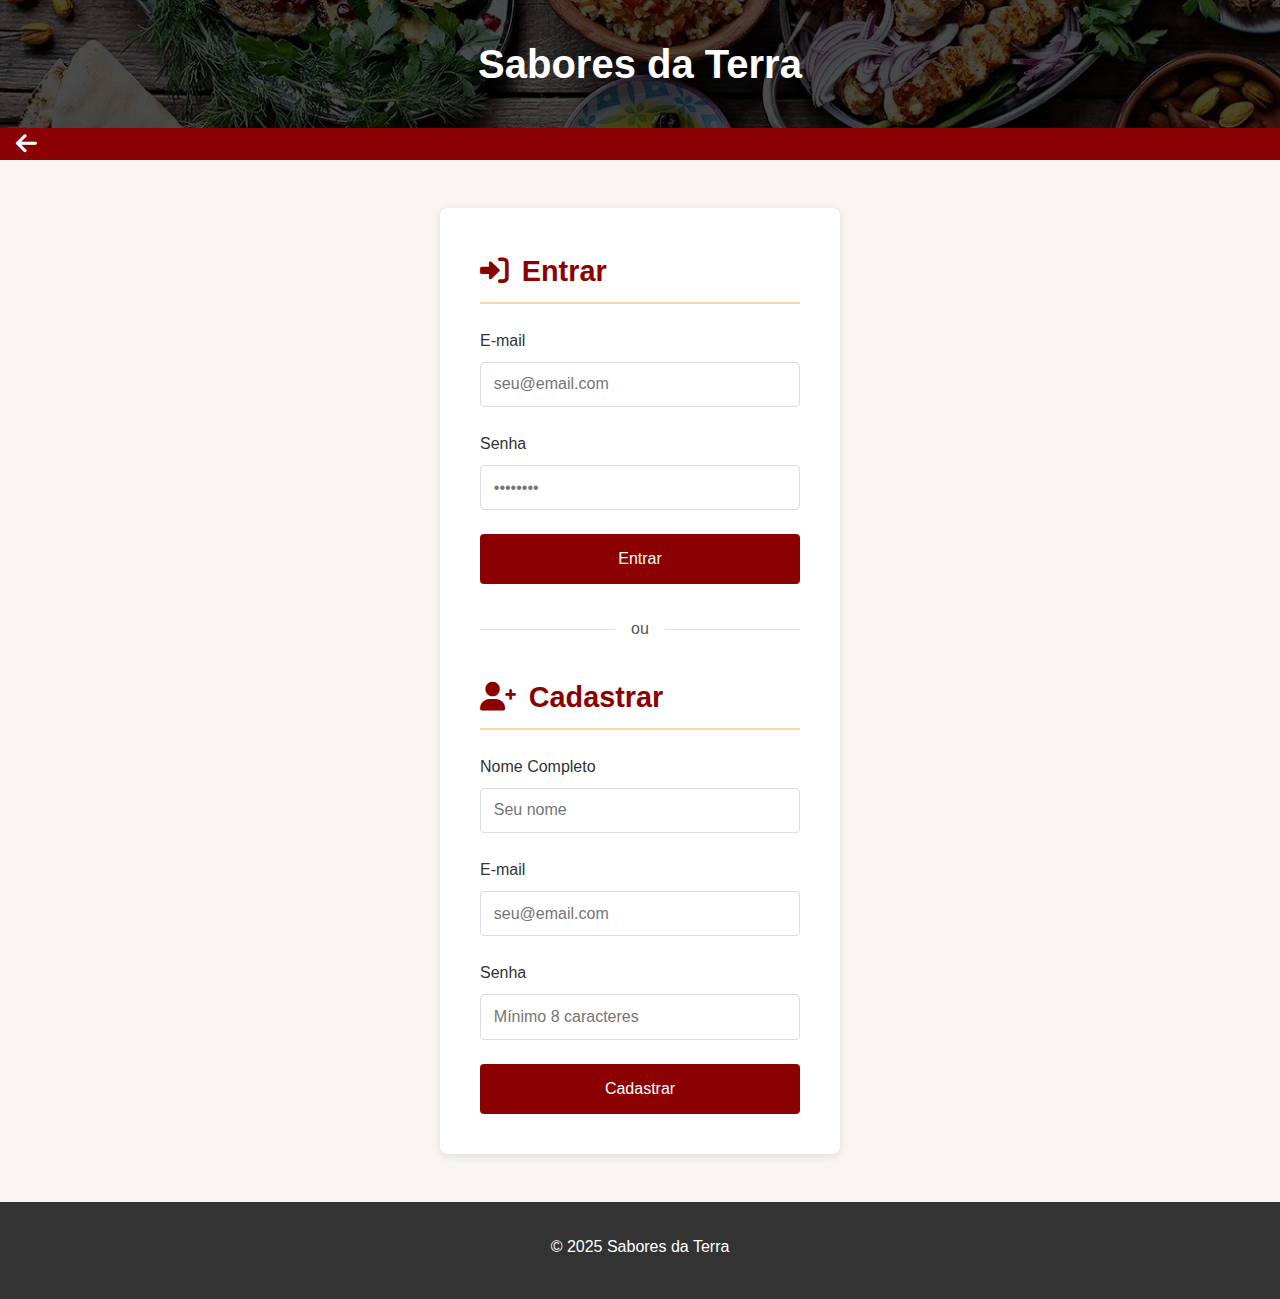
<file: formulário.html>
<!DOCTYPE html>
<html lang="pt-br">

<head>
    <meta charset="UTF-8">
    <meta name="viewport" content="width=device-width, initial-scale=1.0">
    <title>Login - Sabores do Oriente</title>
    <link rel="stylesheet" href="https://cdnjs.cloudflare.com/ajax/libs/font-awesome/6.0.0-beta3/css/all.min.css">
    <link rel="stylesheet" href="https://cdnjs.cloudflare.com/ajax/libs/font-awesome/6.0.0/css/all.min.css">
    <meta name="viewport" content="width=device-width, initial-scale=1.0, viewport-fit=cover">
    <link rel="stylesheet" href="formulário.css">
</head>

<body>
    <header>
        <h1>Sabores da Terra</h1>
    </header>

    <nav>
        <div class="back-icon">
            <a href="index.html">
                <i class="fas fa-arrow-left"></i>
            </a>
        </div>
    </nav>


    <div class="container">
        <div class="auth-options">
            <div class="auth-card">
                <h2><i class="fas fa-sign-in-alt"></i> Entrar</h2>
                <form>
                    <div class="form-group">
                        <label for="email">E-mail</label>
                        <input type="email" id="email" placeholder="seu@email.com" required>
                    </div>

                    <div class="form-group">
                        <label for="password">Senha</label>
                        <input type="password" id="password" placeholder="••••••••" required>
                    </div>


                    <button class="btn-auth" aria-label="Entrar">Entrar</button>

                </form>

                <div class="divider">
                    <span>ou</span>
                </div>

                <h2><i class="fas fa-user-plus"></i> Cadastrar</h2>
                <form>
                    <div class="form-group">
                        <label for="name">Nome Completo</label>
                        <input type="text" id="name" placeholder="Seu nome" required>
                    </div>

                    <div class="form-group">
                        <label for="new-email">E-mail</label>
                        <input type="email" id="new-email" placeholder="seu@email.com" required>
                    </div>

                    <div class="form-group">
                        <label for="new-password">Senha</label>
                        <input type="password" id="new-password" placeholder="Mínimo 8 caracteres" required>
                    </div>

                    <button type="submit" class="btn-auth">Cadastrar</button>
                </form>
            </div>
        </div>
    </div>
</body>

<footer>
    <p>&copy; 2025 Sabores da Terra</p>
    <p style="margin-top: 0.5rem;"></p>
</footer>

</html>
</file>
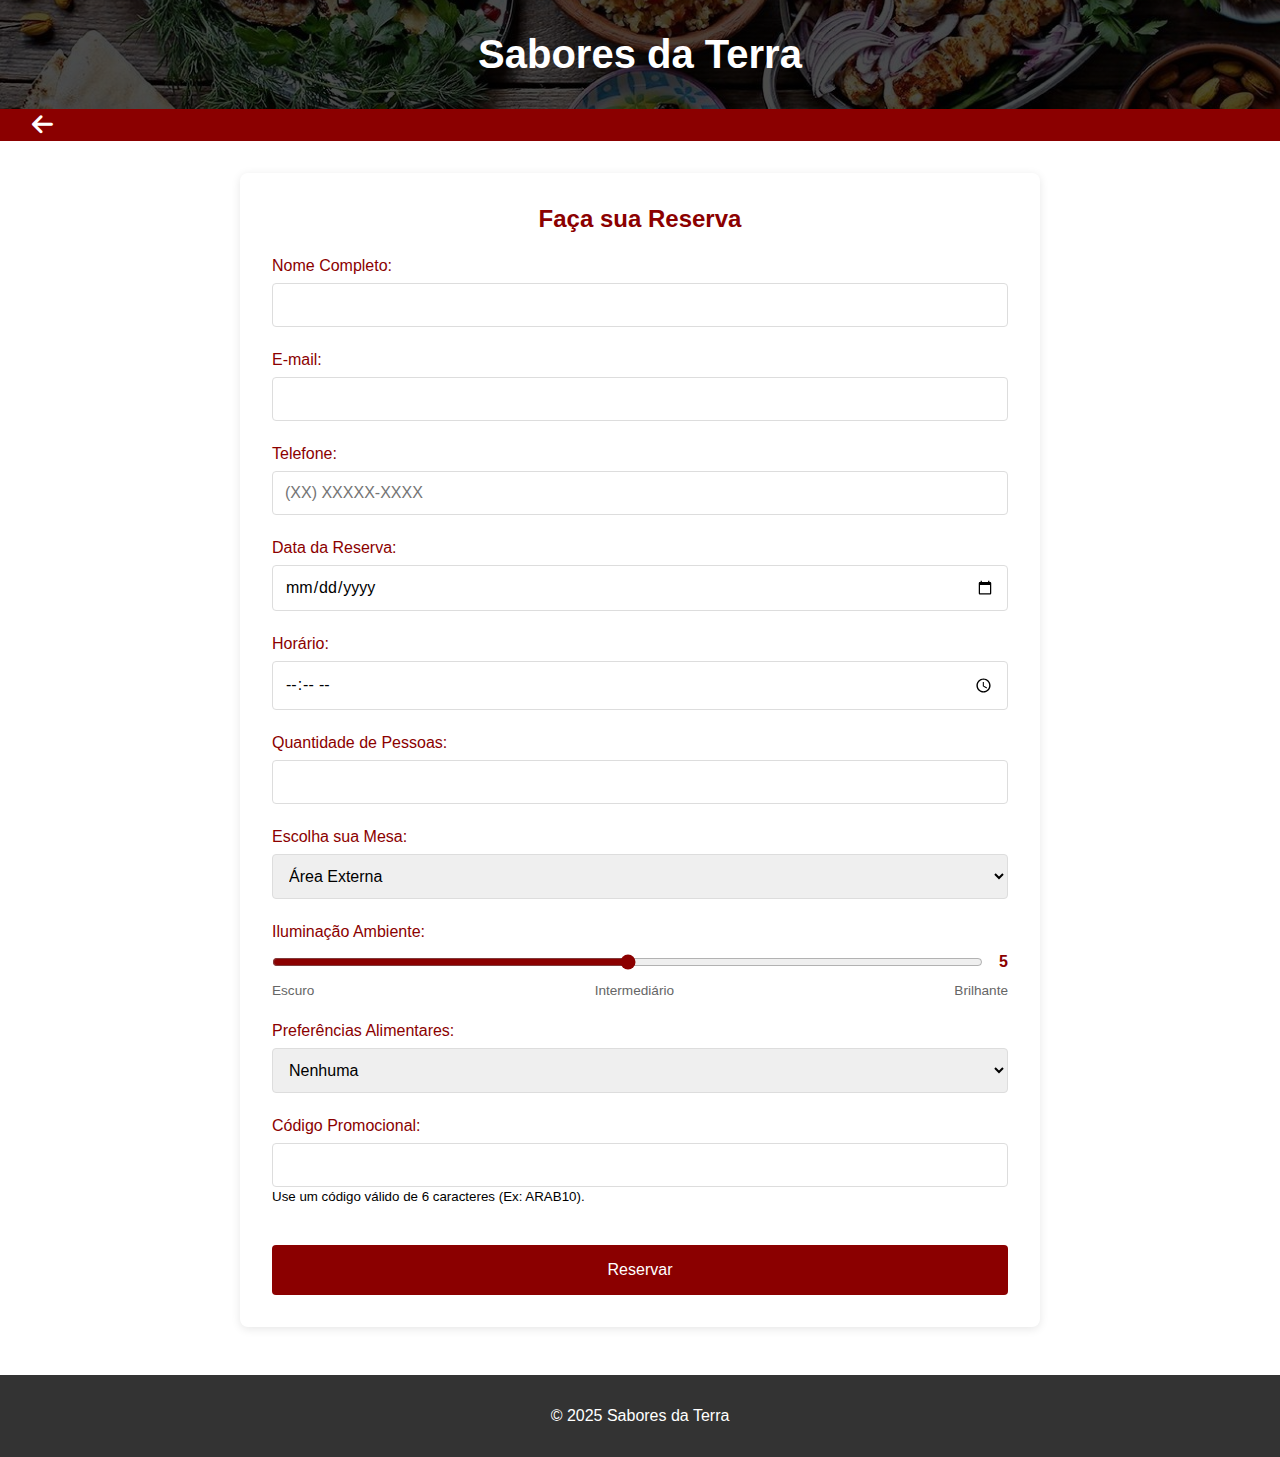
<file: reserva.html>
<!DOCTYPE html>
<html lang="pt-br">

<head>
    <meta charset="UTF-8">
    <meta name="viewport" content="width=device-width, initial-scale=1.0">
    <title>Reserva - Sabores do Oriente</title>
    <link rel="stylesheet" href="reserva.css">
    <link rel="stylesheet" href="reserva.js">
    <link rel="stylesheet" href="https://cdnjs.cloudflare.com/ajax/libs/font-awesome/6.0.0-beta3/css/all.min.css">
    <meta name="viewport" content="width=device-width, initial-scale=1.0, viewport-fit=cover">
</head>


<body>

    <header>
        <h1>Sabores da Terra</h1>
    </header>

    <nav>
        <div class="user-icon">
            <a href="index.html">
                <i class="fas fa-arrow-left"></i>
            </a>
        </div>
    </nav>


    <div class="form-reserva">
        <h2>Faça sua Reserva</h2>
        <form id="reserva-form">

            <div class="form-group">
                <label for="nome">Nome Completo:</label>
                <input type="text" id="nome" name="nome" required>
            </div>

            <div class="form-group">
                <label for="email">E-mail:</label>
                <input type="email" id="email" name="email" required>
            </div>

            <div class="form-group">
                <label for="telefone">Telefone:</label>
                <input type="tel" id="telefone" name="telefone" placeholder="(XX) XXXXX-XXXX" required>
            </div>

            <div class="form-group">
                <label for="data">Data da Reserva:</label>
                <input type="date" id="data" name="data" required>
            </div>

            <div class="form-group">
                <label for="horario">Horário:</label>
                <input type="time" id="horario" name="horario" required>
            </div>

            <div class="form-group">
                <label for="quantidade">Quantidade de Pessoas:</label>
                <input type="number" id="quantidade" name="quantidade" min="1" max="20" required>
            </div>

            <div class="form-group">
                <label for="mesa">Escolha sua Mesa:</label>
                <select id="mesa" name="mesa">
                    <option value="externa">Área Externa</option>
                    <option value="vip">Mesa VIP</option>
                    <option value="tradicional">Mesa Tradicional</option>
                </select>
            </div>


            <div class="form-group">
                <label for="preferencia">Iluminação Ambiente:</label>
                <div class="range-wrapper">
                    <input type="range" id="preferencia" name="preferencia" min="0" max="10" value="5">
                    <span id="range-value">5</span>
                </div>
                <div class="range-labels">
                    <span>Escuro</span>
                    <span>Intermediário</span>
                    <span>Brilhante</span>
                </div>
            </div>



            <div class="form-group">
                <label for="preferencias">Preferências Alimentares:</label>
                <select id="preferencias" name="preferencias">
                    <option value="nenhuma">Nenhuma</option>
                    <option value="vegetariana">Vegetariana</option>
                    <option value="vegana">Vegana</option>
                    <option value="sem-gluten">Sem Glúten</option>
                    <option value="sem-lactose">Sem Lactose</option>
                    <option value="halal">Halal</option>
                </select>
            </div>

            <div class="form-group">
                <label for="codigo">Código Promocional:</label>
                <input type="text" id="codigo" name="codigo">
                <small>Use um código válido de 6 caracteres (Ex: ARAB10).</small>
                <small class="error-message">Código inválido! Exemplo correto: ARAB10.</small>
            </div>

            <button class="btn-reservar" type="submit">Reservar</button>
        </form>
    </div>

    <footer>
        <p>&copy; 2025 Sabores da Terra</p>
    </footer>

    <script src="reserva.js"></script>
</body>

</html>
</file>
<file: formulário.css>
* {
    margin: 0;
    padding: 0;
    box-sizing: border-box;
    font-family: 'Segoe UI', Tahoma, Geneva, Verdana, sans-serif;
}

body {
    background-color: #f9f5f0;
    color: #333;
    line-height: 1.6;
}

header {
    background: linear-gradient(rgba(0, 0, 0, 0.7), rgba(0, 0, 0, 0.7)), url('img/header.jpg');
    background-size: cover;
    background-position: center;
    color: white;
    text-align: center;
    padding: 2rem 0;
}

header h1 {
    font-size: 2.5rem;
    font-family: 'Segoe UI', Tahoma, Geneva, Verdana, sans-serif;
    font-weight: 600;
    margin: 0;
}


header p {
    font-size: 1.2rem;
    max-width: 800px;
    margin: 0 auto;
}


:root {
    --vermelho-arabe: #8B0000;
}


nav {
    background-color: var(--vermelho-arabe);
    padding: 1rem;
    margin-top: 0;
    position: relative;
}


.user-icon {
    position: absolute;
    left: 2rem;
    top: 50%;
    transform: translateY(-50%);
}

.user-icon a {
    color: white;
    font-size: 1.5rem;
    transition: all 0.3s ease;
}

.user-icon a:hover {
    color: #f8d7a4;
    transform: scale(1.1);
}



.container {
    max-width: 1200px;
    margin: 2rem auto;
    padding: 0 2rem;
}



.auth-options {
    display: flex;
    justify-content: center;
    gap: 3rem;
    margin-top: 3rem;
}

.auth-card {
    background-color: white;
    padding: 2.5rem;
    border-radius: 8px;
    box-shadow: 0 2px 10px rgba(0, 0, 0, 0.1);
    width: 100%;
    max-width: 400px;
}

.auth-card h2 {
    color: #8B0000;
    margin-bottom: 1.5rem;
    padding-bottom: 0.5rem;
    border-bottom: 2px solid #f8d7a4;
    font-size: 1.8rem;
    font-weight: 600;
    display: flex;
    align-items: center;
    gap: 0.8rem;
}

.form-group {
    margin-bottom: 1.5rem;
}

.form-group label {
    display: block;
    margin-bottom: 0.5rem;
    font-weight: 500;
}

.form-group input {
    width: 100%;
    padding: 0.8rem;
    border: 1px solid #ddd;
    border-radius: 4px;
    font-size: 1rem;
    transition: border 0.3s ease;
}

.form-group input:focus {
    border-color: #8B0000;
    outline: none;
    box-shadow: 0 0 0 2px rgba(139, 0, 0, 0.1);
}

.btn-auth {
    width: 100%;
    padding: 1rem;
    background-color: #8B0000;
    color: white;
    border: none;
    border-radius: 4px;
    font-size: 1rem;
    cursor: pointer;
    margin-top: 1rem;
    transition: background-color 0.3s ease;
    display: flex;
    align-items: center;
    justify-content: center;
    gap: 0.5rem;
}

.btn-auth:hover {
    background-color: #6d0000;
}

.divider {
    display: flex;
    align-items: center;
    margin: 2rem 0;
    color: #555;
}

.divider::before,
.divider::after {
    content: "";
    flex: 1;
    border-bottom: 1px solid #ddd;
}

.divider span {
    padding: 0 1rem;
}

.form-group input:focus {
    border-color: #8B0000;
    box-shadow: 0 0 5px rgba(139, 0, 0, 0.5);
}

.back-icon {
    position: absolute;
    left: 1rem;
    top: 50%;
    transform: translateY(-50%);
}

.back-icon a {
    color: white;
    font-size: 1.5rem;
    transition: all 0.3s ease;
}

.back-icon a:hover {
    color: #f8d7a4;
    transform: scale(1.1);
}

footer {
    background-color: #333;
    color: white;
    text-align: center;
    padding: 2rem;
    margin-top: 3rem;
}



@media (max-width: 768px) {
    .auth-options {
        flex-direction: column;
        gap: 2rem;
    }

    header h1 {
        font-size: 2.5rem;
    }

    header p {
        font-size: 1.1rem;
    }

    .user-icon {
        left: 1rem;
    }
}

@media (max-width: 480px) {
    .form-group input {
        font-size: 0.9rem;
        padding: 0.7rem;
    }
}
</file>
<file: reserva.css>
/* Reset e estilos globais */
* {
    margin: 0;
    padding: 0;
    box-sizing: border-box;
    font-family: 'Segoe UI', Tahoma, Geneva, Verdana, sans-serif;
}

:root {
    --vermelho-arabe: #8B0000;
    --dourado: #f8d7a4;
    --creme: #f9f5f0;
}

header {
    background: linear-gradient(rgba(0, 0, 0, 0.7), rgba(0, 0, 0, 0.7)), url('img/header.jpg');
    background-size: cover;
    background-position: center;
    color: white;
    text-align: center;
    padding: 2rem 0;
}

header h1 {
    font-size: 2.5rem;
    font-family: 'Segoe UI', Tahoma, Geneva, Verdana, sans-serif;
    font-weight: 600;
    margin: 0;
}


header p {
    font-size: 1.2rem;
    max-width: 800px;
    margin: 0 auto;
}



nav {
    background-color: var(--vermelho-arabe);
    padding: 1rem;
    margin-top: 0;
    position: relative;
}


.user-icon {
    position: absolute;
    left: 2rem;
    top: 50%;
    transform: translateY(-50%);
}

.user-icon a {
    color: white;
    font-size: 1.5rem;
    transition: all 0.3s ease;
}

.user-icon a:hover {
    color: #f8d7a4;
    transform: scale(1.1);
}



.form-reserva {
    background-color: white;
    padding: 2rem;
    border-radius: 8px;
    box-shadow: 0 2px 10px rgba(0, 0, 0, 0.1);
    max-width: 800px;
    margin: 2rem auto;
}

h2 {
    text-align: center;
    color: var(--vermelho-arabe);
    margin-bottom: 1.5rem;
}

.form-group {
    margin-bottom: 1.5rem;
}

.form-group label {
    display: block;
    margin-bottom: 0.5rem;
    color: var(--vermelho-arabe);
    font-weight: 500;
}

.form-group input,
.form-group select,
.form-group textarea {
    width: 100%;
    padding: 0.75rem;
    border: 1px solid #ddd;
    border-radius: 4px;
    font-size: 1rem;
}

.form-group input:focus,
.form-group select:focus,
.form-group textarea:focus {
    border-color: var(--vermelho-arabe);
    outline: none;
}


.range-wrapper {
    display: flex;
    align-items: center;
    gap: 1rem;
    justify-content: center;
}

.range-labels {
    display: flex;
    justify-content: space-between;
    margin-top: 0.5rem;
    font-size: 0.85rem;
    color: #666;
}

input[type="range"] {
    width: 100%;
    height: 8px;
    border-radius: 4px;
    background: linear-gradient(to right, #8B0000, #8B0000);
    outline: none;
}


input[type="range"]::-webkit-slider-thumb {
    width: 20px;
    height: 20px;
    border-radius: 50%;
    background: var(--dourado);
    cursor: pointer;
    transition: all 0.2s ease;
}

input[type="range"]::-webkit-slider-thumb:hover {
    transform: scale(1.1);
    background: #FFD700;
}

input[type="range"] {
    accent-color: #8B0000;
}


#range-value {
    font-weight: bold;
    color: var(--vermelho-arabe);
}


.btn-reservar {
    background-color: var(--vermelho-arabe);
    color: white;
    border: none;
    padding: 1rem;
    font-size: 1rem;
    border-radius: 4px;
    cursor: pointer;
    width: 100%;
    margin-top: 1rem;
}

.btn-reservar:hover {
    background-color: #6d0000;
}

.error-message {
    color: #e74c3c;
    font-size: 0.85rem;
    margin-top: 0.25rem;
    display: none;
}

footer {
    background-color: #333;
    color: white;
    text-align: center;
    padding: 2rem;
    margin-top: 3rem;
}


/* ========== RESPONSIVIDADE ========== */
@media (max-width: 992px) {
    header h1 {
        font-size: 2rem;
    }
    
    header p {
        font-size: 1rem;
    }
    
    .form-reserva {
        margin: 1.5rem auto;
    }
}

@media (max-width: 768px) {
    /* Header */
    header {
        padding: 1.5rem 1rem;
    }
    
    /* Navegação */
    nav {
        padding: 0.75rem;
    }
    
    .user-icon {
        left: 1rem;
        font-size: 1.2rem;
    }
    
    /* Formulário */
    .form-reserva {
        padding: 1.25rem;
        width: 95%;
    }
    
    .form-group input,
    .form-group select,
    .form-group textarea {
        padding: 0.65rem;
    }
    
    /* Range slider */
    .range-labels span {
        font-size: 0.75rem;
    }
    
    #range-value {
        font-size: 0.9rem;
    }
}

@media (max-width: 480px) {
    /* Header */
    header h1 {
        font-size: 1.6rem;
    }
    
    /* Formulário */
    .form-group {
        margin-bottom: 1.25rem;
    }
    
    .form-group label {
        font-size: 0.9rem;
    }
    
    /* Range slider */
    .range-wrapper {
        gap: 0.5rem;
    }
    
    input[type="range"] {
        height: 6px;
    }
    
    input[type="range"]::-webkit-slider-thumb {
        width: 16px;
        height: 16px;
    }
    
    /* Rodapé */
    footer {
        padding: 1.5rem;
    }
}

/* Melhorias para inputs em mobile */
@media (max-width: 768px) {
    input[type="date"],
    input[type="time"],
    input[type="tel"] {
        font-size: 0.9rem;
    }
    
    select {
        font-size: 0.9rem;
    }
}

/* Evitar zoom em inputs em iOS */
@media (max-width: 480px) {
    input, select, textarea {
        font-size: 16px !important;
    }
}
</file>
